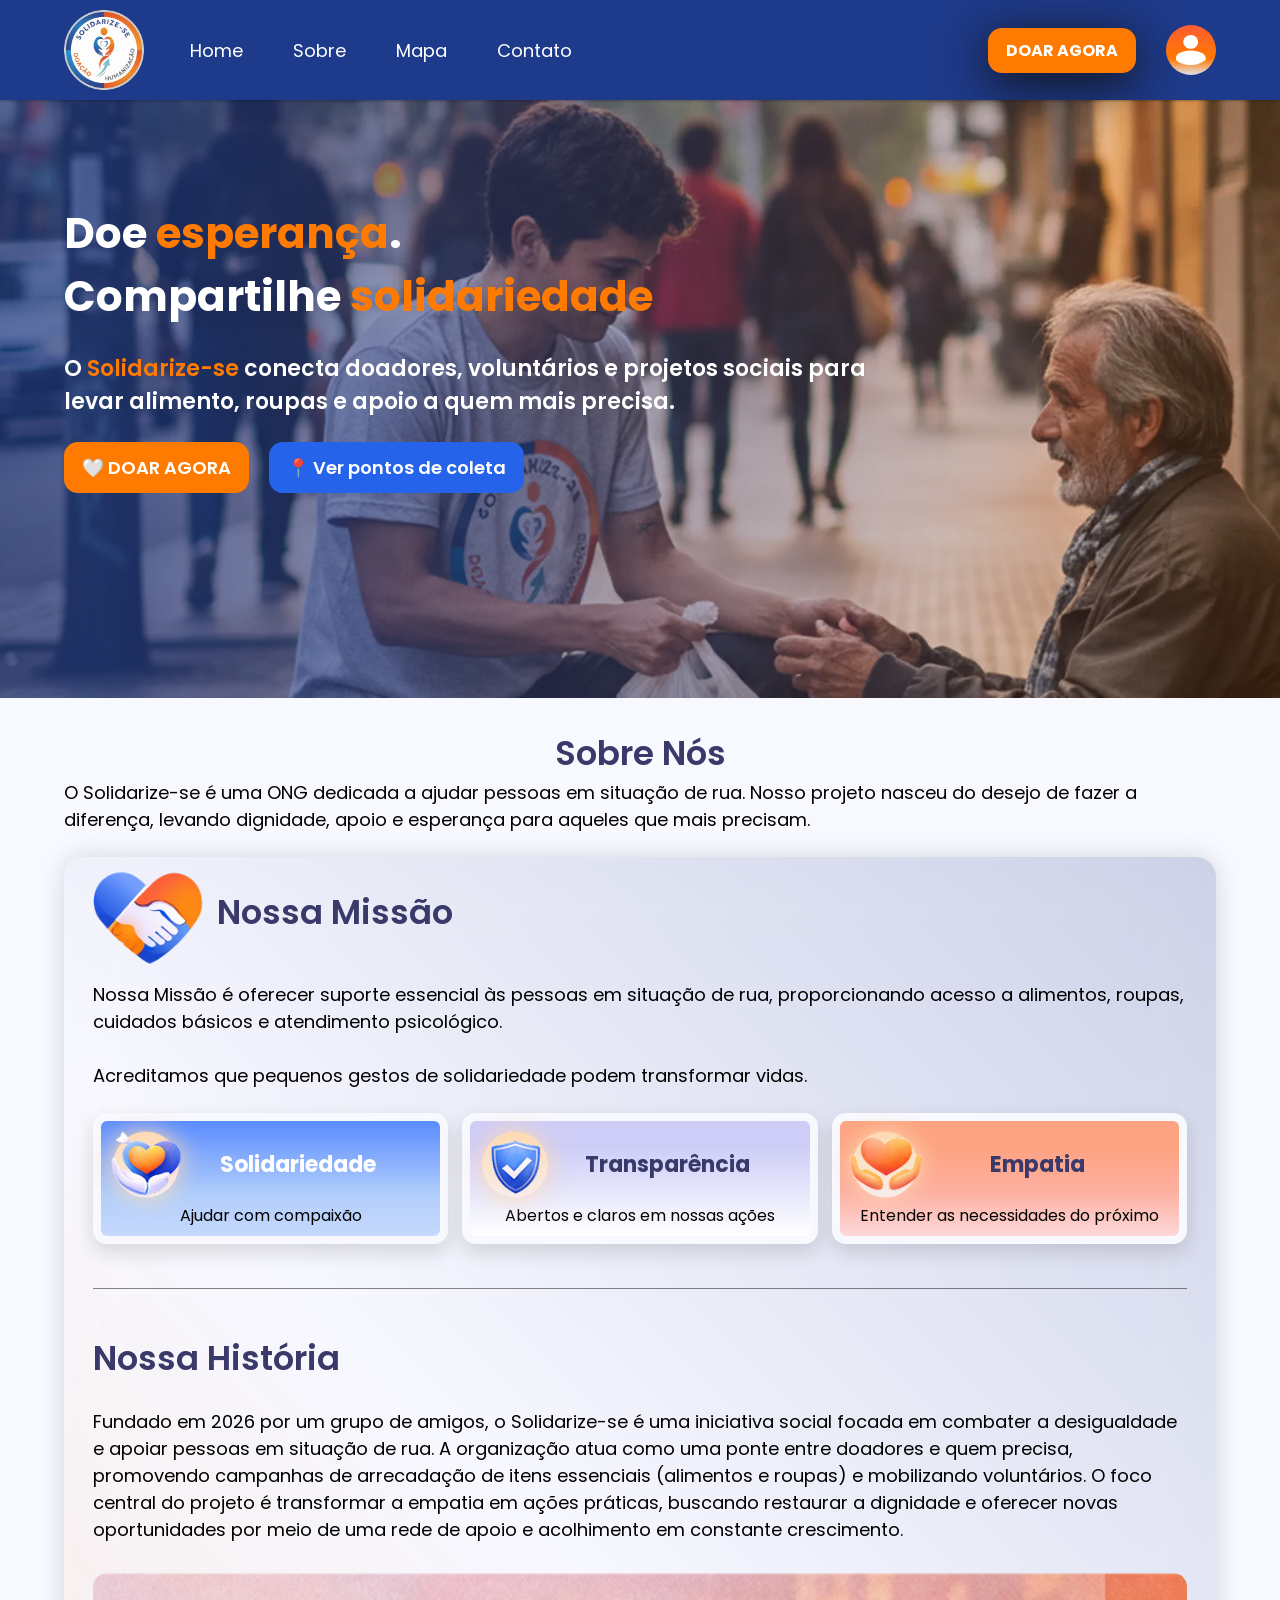
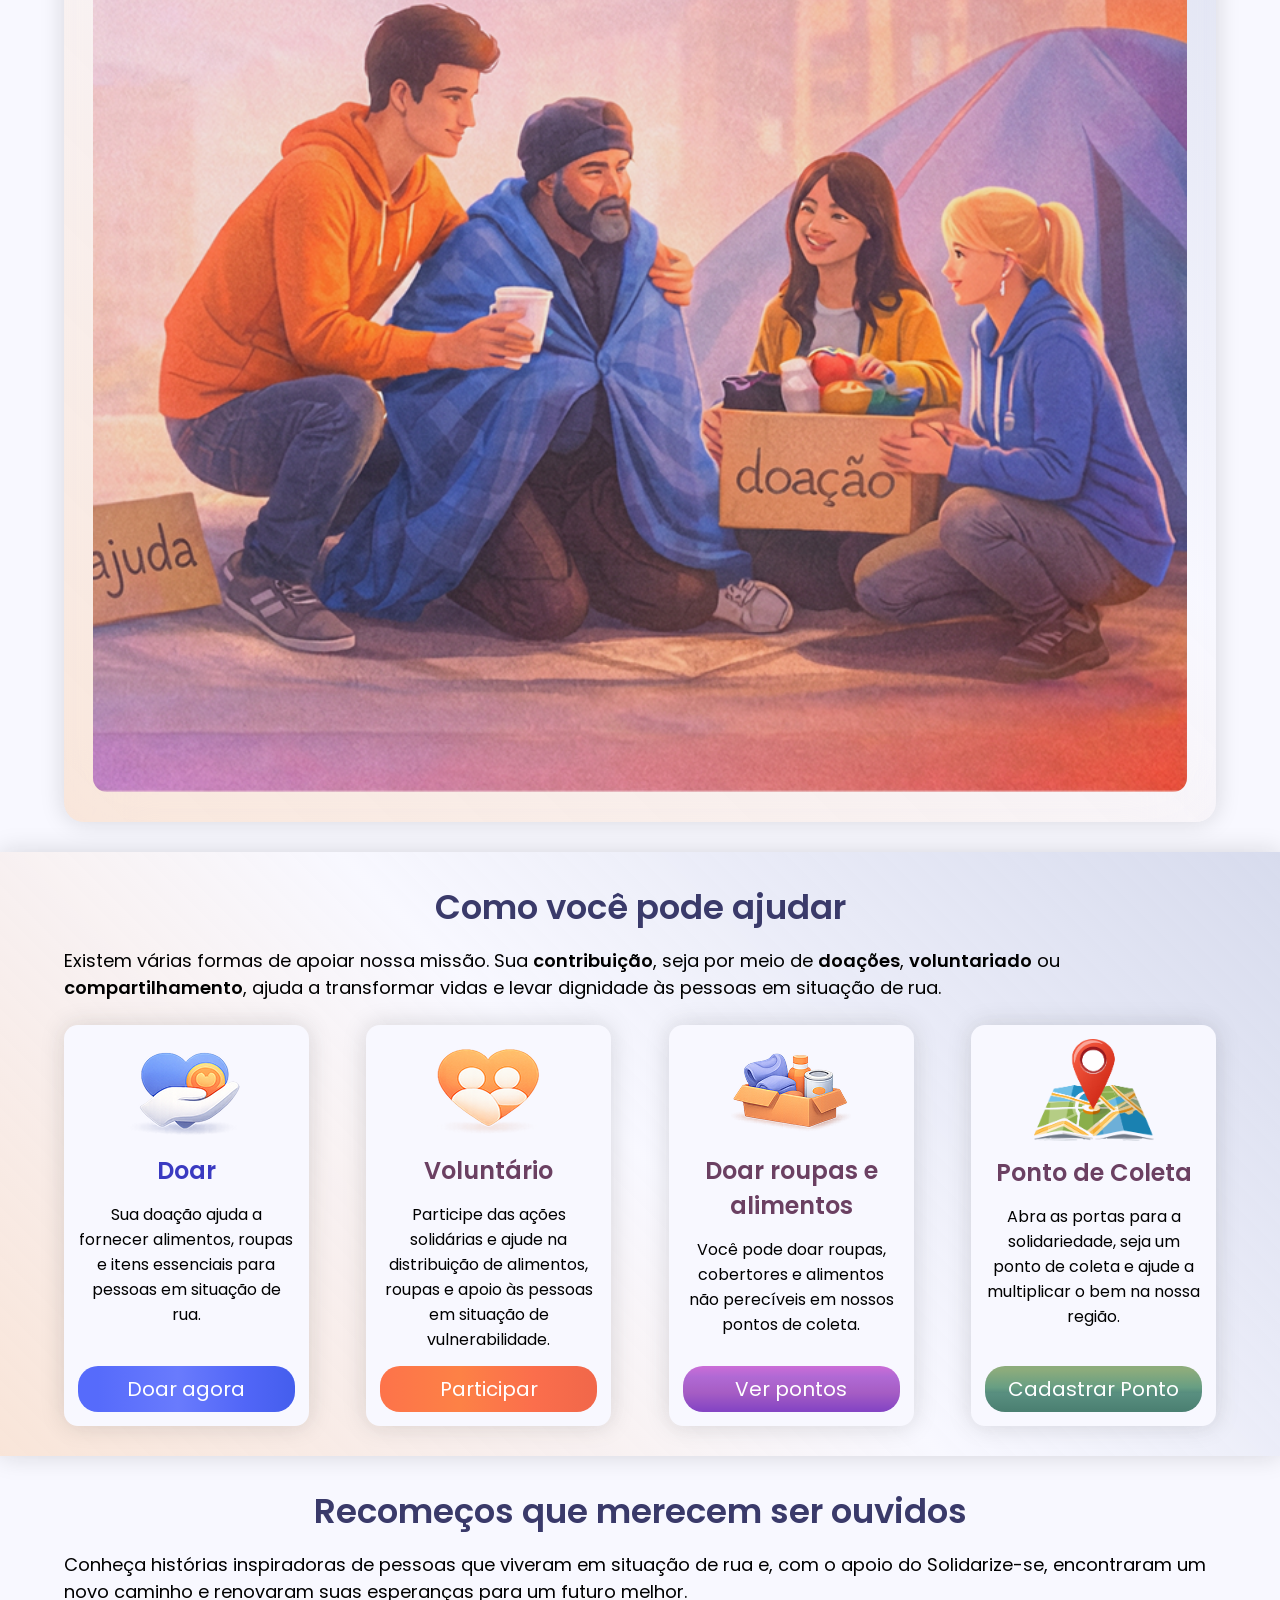
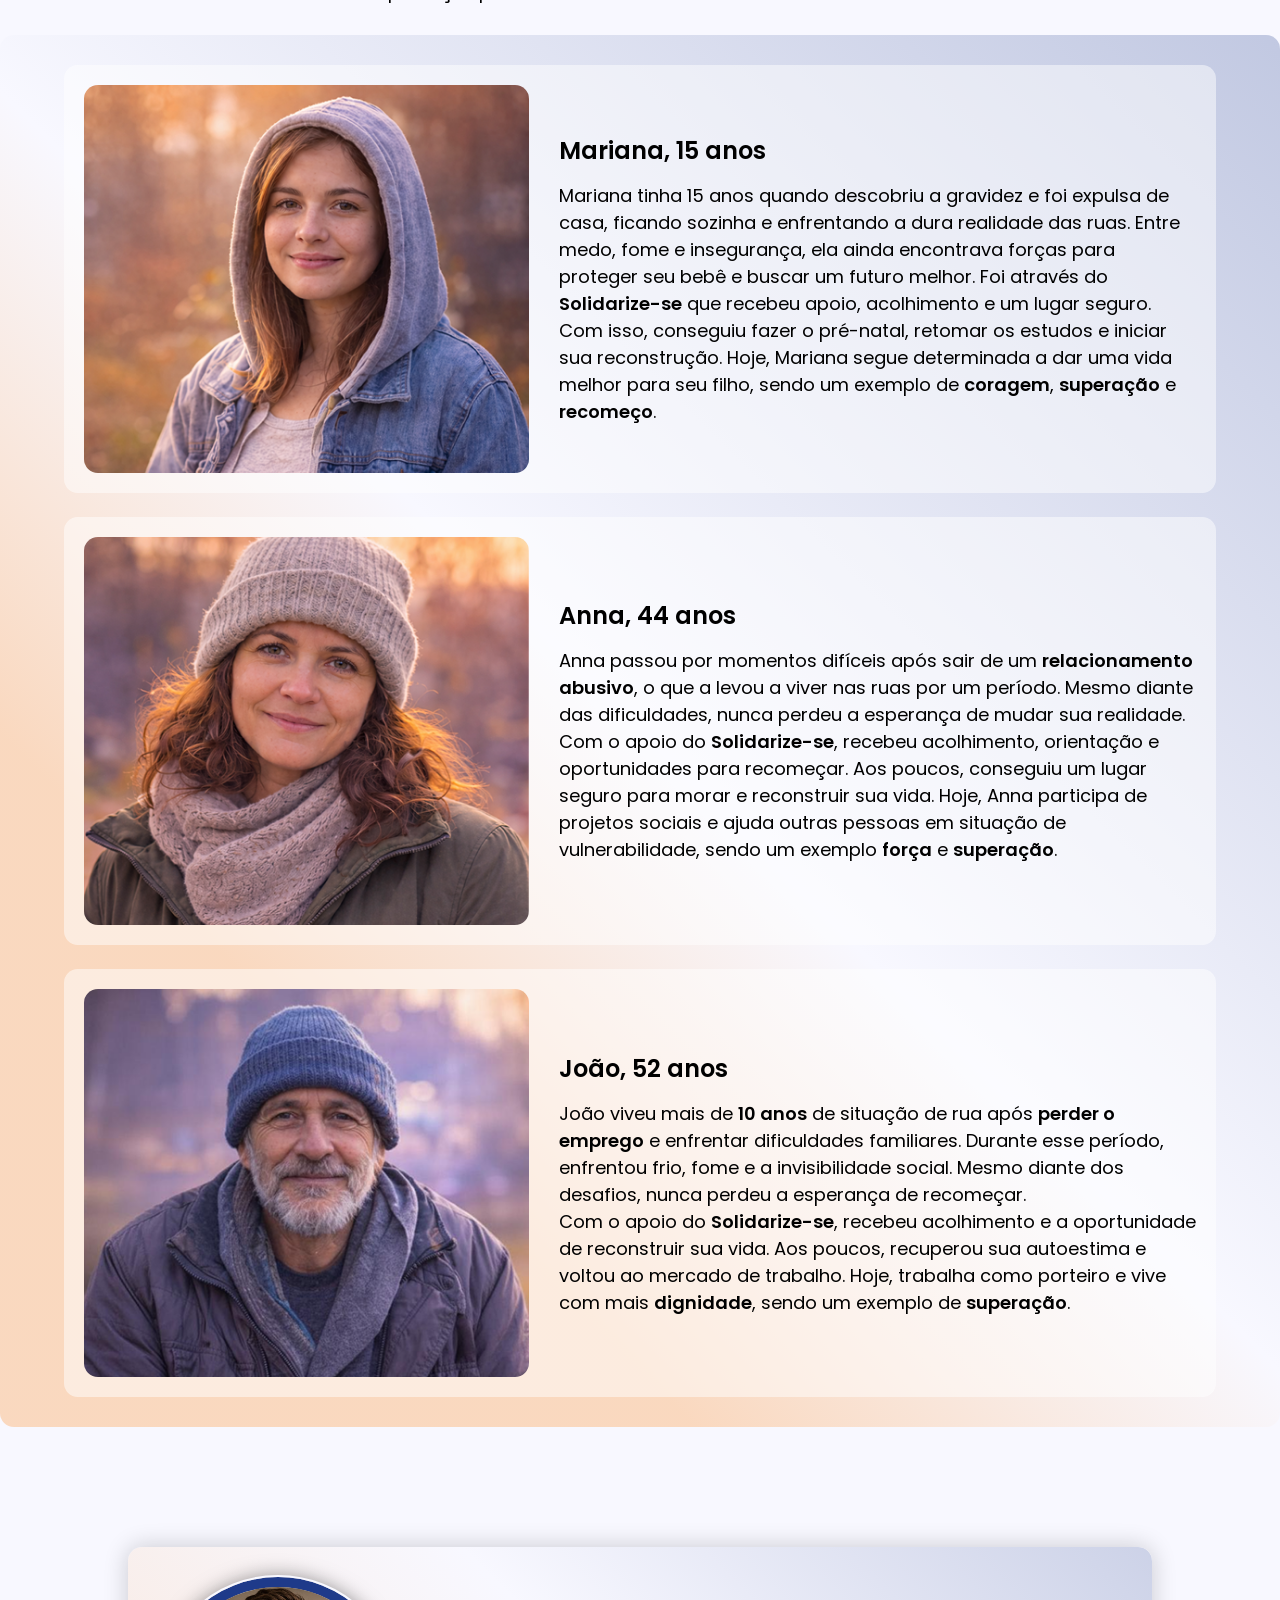
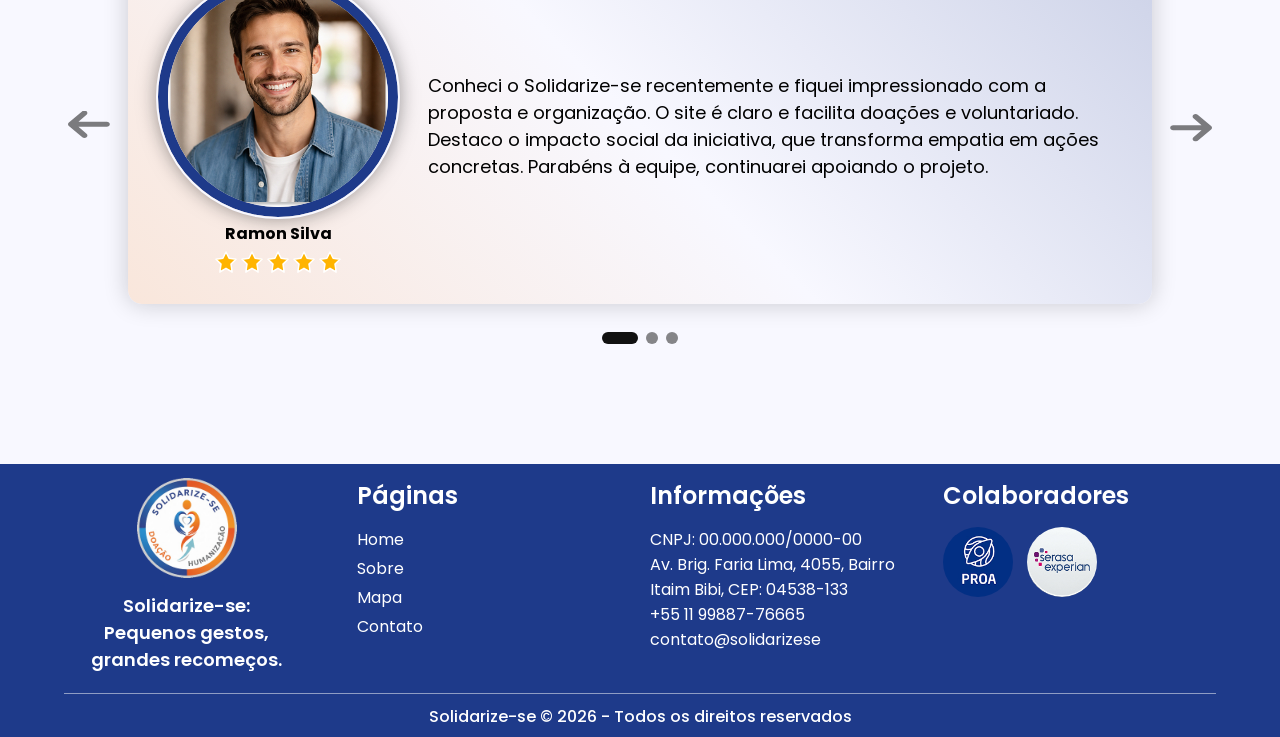
<file: index.html>
<!DOCTYPE html>
<html lang="pt-br">

<head>
    <meta charset="UTF-8">
    <meta name="viewport" content="width=device-width, initial-scale=1.0">

    <link rel="stylesheet" href="./telas_Matheus_Junior/css/style.css" type="text/css">
    <link rel="shortcut icon" href="./telas_Matheus_Junior/assets/icons/favicon.ico" type="image/x-icon">

    <meta name="author" content="Jéssica Santos">
    <meta name="author" content="Jhenifer Rayssa">
    <meta name="author" content="Matheus Júnior">
    <meta name="author" content="Matheus Matos">
    <meta name="author" content="Rafael Rocha">
    <meta name="author" content="Samuel Sousa">
    <meta name="author" content="Stephanie Almeida">
    <meta name="author" content="Yasmim Vale">

    <script src="./telas_Matheus_Junior/src/script.js" defer></script>

    <title>Solidarize-se | Home</title>
</head>

<body>

    <!--Acessibilidade Geral-->
    <script>
        (function (d) {
            var s = d.createElement("script");
            s.setAttribute("data-account", "yI0rffa6gk");
            s.setAttribute("src", "https://cdn.userway.org/widget.js");
            (d.body || d.head).appendChild(s);

            var style = d.createElement("style");
            style.innerHTML = `.uw-sl, .uwy div {top: 95% !important;} .ulsti, .uiiw {background-color: #FF7A00 !important; border-radius: 50% !important}`
            d.head.appendChild(style)

        })(document)
    </script>


    <!--Estruturação Principal-->

    <!--Header-->
    <header class="header">

        <!--Header - Menu Lateral-->

        <div class="sideMenu" id="sideMenu">
            <div class="leftSideMenu">
                <div class="exitButtonDiv">
                    <div>
                        <img src="./telas_Matheus_Junior/assets/images/Solidarize-Se-Logo.png" alt="Logo - Solidarize-se">
                    </div>

                    <button id="closeMenuBtn" title="Fechar menu" aria-label="Fechar menu">
                        <img src="./telas_Matheus_Junior/assets/icons/CloseMenuIcon.svg" alt="Ícone em X para fechar menu">
                    </button>
                </div>

                <nav class="navBar">
                    <ul class="pagePaths">
                        <li><a href="">Home</a></li>
                        <li><a href="#aboutSection">Sobre</a></li>
                        <li><a href="./telas_Matheus_Matos/pontos_De_Coleta/index.html">Mapa</a></li>
                        <li><a href="#footer">Contato</a></li>
                    </ul>

                    <div class="userOptions">
                        <a href="#" class="doarBtn">Doar Agora</a>
                        <button class="userBtn" aria-label="Ver meu perfil" title="Ver meu perfil">
                            <img src="./telas_Matheus_Junior/assets/icons/UserIcon.svg" alt="Imagem do Usuário">
                        </button>
                    </div>
                </nav>
            </div>

            <div class="rightSideMenu" id="overlay"></div>
        </div>

        <!--Header - Itens Principais-->

        <img src="./telas_Matheus_Junior/assets/images/Solidarize-Se-Logo.png" alt="Logo - Solidarize-Se">

        <div class="navOptions">
            <nav>
                <ul>
                    <li><a href="">Home</a></li>
                    <li><a href="#aboutSection">Sobre</a></li>
                    <li><a href="./telas_Matheus_Matos/pontos_De_Coleta/index.html">Mapa</a></li>
                    <li><a href="#footer">Contato</a></li>
                </ul>
            </nav>
        </div>

        <div class="rightSide">
            <a href="./telas_Samuel_Sousa/login_Cadastro_Doações/index.html?screen=donation" class="doarBtn">Doar Agora</a>
            <button class="userBtn" aria-label="Ver meu perfil" id="userBtn" title="Ver meu perfil">
                <img src="./telas_Matheus_Junior/assets/icons/UserIcon.svg" alt="Imagem do Usuário">
            </button>

            <button class="burgerMenu" id="openMenuBtn" aria-label="Abrir menu lateral">
                <img src="./telas_Matheus_Junior/assets/icons/BurgerMenuIcon.svg" alt="Ícone do Menu Hambúrguer">
            </button>
        </div>

        <div class="userModal">
            <ul>
                <li>
                    <a href="#"><img src="./telas_Matheus_Junior/assets/icons/UserIcon.svg" alt="Imagem do Usuário">Meu perfil</a>
                </li>
                <hr>
                <!-- <li>
                    <a href="#"><img src="./assets/icons/GiftIcon.svg" alt="Ícone de doações">Minhas doações</a>
                </li> -->
                <hr>
                <li>
                    <a href="./telas_Rafael_Rocha/seja_Um_Voluntariado/index.html"><img src="./telas_Matheus_Junior/assets/icons/HandshakesIcon.svg" alt="Ícone de voluntariado">Voluntariado</a>
                </li>
                <hr>
                <!-- <li>
                    <a href="#"><img src="./assets/icons/SettingsIcon.svg" alt="Ícone de configurações">Configurações</a>
                </li> -->
                <hr>
                <!-- <li>
                    <a href="#"><img src="./assets/icons/QuestionIcon.svg" alt="Ícone de ajuda ou suporte">Ajuda / Suporte</a>
                </li> -->
                <hr>
                <li>
                    <a href="./telas_Samuel_Sousa/login_Cadastro_Doações/index.html"><img src="./telas_Matheus_Junior/assets/icons/ExitIcon.svg" alt="Ícone de sair da conta">Sair da conta</a>
                </li>
            </ul>
        </div>
    </header>

    <main>

        <!--Seção 1 - Principal-->

        <section id="mainSection">
            <div class="leftSide">
                <h1>
                    Doe <span class="colouredText">esperança</span>. <br>
                    Compartilhe <span class="colouredText">solidariedade</span>
                </h1>

                <h3>O <span class="colouredText">Solidarize-se</span> conecta doadores, voluntários e projetos sociais
                    para levar alimento, roupas e apoio a quem mais precisa.</h3>

                <div>
                    <a href="./telas_Samuel_Sousa/login_Cadastro_Doações/index.html?screen=donation" class="doarBtn">🤍 DOAR AGORA</a>
                    <a href="/telas_Matheus_Matos/pontos_De_Coleta/index.html" class="coletaBtn">📍 Ver pontos de coleta</a>
                </div>
            </div>
        </section>

        <!--Seção 2 - Sobre Nós-->

        <section id="aboutSection">
            <div class="topAbout">
                <h2>Sobre Nós</h2>
                <p>
                    O Solidarize-se é uma ONG dedicada a ajudar pessoas em situação de rua.
                    Nosso projeto nasceu do desejo de fazer a diferença, levando dignidade, apoio e esperança para aqueles que mais precisam.
                </p>
            </div>

            <div class="ourMission">
                <div class="title">
                    <img src="./telas_Matheus_Junior/assets/images/MissaoImg.png" alt="Imagem de cumprimento entre duas mãos em formato de coração">
                    <h2>Nossa Missão</h2>
                </div>

                <div class="missionContent">
                    <p>
                        Nossa Missão é oferecer suporte essencial às pessoas em situação de rua, proporcionando acesso a alimentos, roupas, cuidados básicos e atendimento psicológico.<br /><br />
                        Acreditamos que pequenos gestos de solidariedade podem transformar vidas.
                    </p>

                    <div class="valuesDiv">
                        <div class="solidariedade valuesBox">
                            <img src="./telas_Matheus_Junior/assets/images/SolidariedadeImg.png" alt="Ícone de Solidariedade" class="img">
                            <h4 class="title">Solidariedade</h4>
                            <span class="text">Ajudar com compaixão</span>
                        </div>
                        <div class="transparencia valuesBox">
                            <img src="./telas_Matheus_Junior/assets/images/TransparenciaImg.png" alt="Ícone de Transparência" class="img">
                            <h4 class="title">Transparência</h4>
                            <span class="text">Abertos e claros em nossas ações</span>
                        </div>
                        <div class="empatia valuesBox">
                            <img src="./telas_Matheus_Junior/assets/images/EmpatiaImg.png" alt="Ícone de Empatia" class="img">
                            <h4 class="title">Empatia</h4>
                            <span class="text">Entender as necessidades do próximo</span>
                        </div>
                    </div>
                </div>

                <hr>

                <div class="ourStory">
                    <div class="leftSide">
                        <h2>Nossa História</h2>
                        <p>
                            Fundado em 2026 por um grupo de amigos, o Solidarize-se é uma iniciativa social focada em combater a desigualdade e apoiar pessoas em situação de rua.
                            A organização atua como uma ponte entre doadores e quem precisa, promovendo campanhas de arrecadação de itens essenciais (alimentos e roupas) e mobilizando voluntários.
                            O foco central do projeto é transformar a empatia em ações práticas, buscando restaurar a dignidade e oferecer novas oportunidades por meio de uma rede de apoio e acolhimento em constante crescimento.
                        </p>
                    </div>
                    <div class="rightSide">
                        <img src="./telas_Matheus_Junior/assets/images/OurStoryImg.png" alt="Imagem estilizada representando voluntários ajudando um morador de rua">
                    </div>
                </div>
            </div>
        </section>

        <!--Seção 3 - Como Você Pode Ajudar-->

        <section id="supportSection">
            <div class="topSupport">
                <h2>Como você pode ajudar</h2>
                <p>
                    Existem várias formas de apoiar nossa missão. Sua <span>contribuição</span>, seja por meio de <span>doações</span>, <span>voluntariado</span> ou <span>compartilhamento</span>, ajuda a transformar vidas e levar dignidade às pessoas em situação de rua.
                </p>
            </div>

            <div class="supportDiv">
                <div class="doar supportBox">
                    <img src="./telas_Matheus_Junior/assets/images/DoarImg.png" alt="Ícone de doação">
                    <h4>Doar</h4>
                    <span>Sua doação ajuda a fornecer alimentos, roupas e itens essenciais para pessoas em situação de rua.</span>
                    <a href="./telas_Samuel_Sousa/login_Cadastro_Doações/index.html?screen=donation">Doar agora</a>
                </div>
                <div class="voluntario supportBox">
                    <img src="./telas_Matheus_Junior/assets/images/VoluntarioImg.png" alt="Ícone de voluntário">
                    <h4>Voluntário</h4>
                    <span>Participe das ações solidárias e ajude na distribuição de alimentos, roupas e apoio às pessoas em situação de vulnerabilidade.</span>
                    <a href="./telas_Rafael_Rocha/seja_Um_Voluntariado/index.html">Participar</a>
                </div>
                <div class="roupasAlimentos supportBox">
                    <img src="./telas_Matheus_Junior/assets/images/RoupasAlimentosImg.png" alt="Ícone de doação de roupas e alimentos">
                    <h4>Doar roupas e alimentos</h4>
                    <span>Você pode doar roupas, cobertores e alimentos não perecíveis em nossos pontos de coleta.</span>
                    <a href="./telas_Matheus_Matos/pontos_De_Coleta/index.html">Ver pontos</a>
                </div>
                <div class="cPonto supportBox">
                    <img src="./telas_Matheus_Junior/assets/images/PontoImg.png" alt="Ícone de localização">
                    <h4>Ponto de Coleta</h4>
                    <span>Abra as portas para a solidariedade, seja um ponto de coleta e ajude a multiplicar o bem na nossa região.</span>
                    <a href="/telas_Matheus_Matos/cadastro_Ponto_de_coleta/index.html">Cadastrar Ponto</a>
                </div>
            </div>
        </section>

        <!--Seção 4 - História dos Moradores-->

        <section id="realStoriesSection">
            <div class="topStories">
                <h2>Recomeços que merecem ser ouvidos</h2>
                <p>Conheça histórias inspiradoras de pessoas que viveram em situação de rua e, com o apoio do Solidarize-se, encontraram um novo caminho e renovaram suas esperanças para um futuro melhor.</p>
            </div>
            <div class="mainStoriesDiv">
                <div class="mainStoriesBox">
                    <img src="./telas_Matheus_Junior/assets/images/MarianaImg.png" alt="Imagem representando a Mariana" class="img">
                    <div class="content">
                        <h4>Mariana, 15 anos</h4>
                        <p>
                            Mariana tinha 15 anos quando descobriu a gravidez e foi expulsa de casa, ficando sozinha e enfrentando a dura realidade das ruas.
                            Entre medo, fome e insegurança, ela ainda encontrava forças para proteger seu bebê e buscar um futuro melhor.
                            Foi através do <span>Solidarize-se</span> que recebeu apoio, acolhimento e um lugar seguro.
                            Com isso, conseguiu fazer o pré-natal, retomar os estudos e iniciar sua reconstrução.
                            Hoje, Mariana segue determinada a dar uma vida melhor para seu filho, sendo um exemplo de <span>coragem</span>, <span>superação</span> e <span>recomeço</span>.
                        </p>
                    </div>
                </div>
                <div class="mainStoriesBox">
                    <img src="./telas_Matheus_Junior/assets/images/AnnaImg.png" alt="Imagem representando a Anna" class="img">
                    <div class="content">
                        <h4>Anna, 44 anos</h4>
                        <p>
                            Anna passou por momentos difíceis após sair de um <span>relacionamento abusivo</span>, o que a levou a viver nas ruas por um período. Mesmo diante das dificuldades, nunca perdeu a esperança de mudar sua realidade. <br>
                            Com o apoio do <span>Solidarize-se</span>, recebeu acolhimento, orientação e oportunidades para recomeçar. Aos poucos, conseguiu um lugar seguro para morar e reconstruir sua vida.
                            Hoje, Anna participa de projetos sociais e ajuda outras pessoas em situação de vulnerabilidade, sendo um exemplo <span>força</span> e <span>superação</span>.
                        </p>
                    </div>
                </div>
                <div class="mainStoriesBox">
                    <img src="./telas_Matheus_Junior/assets/images/JoaoImg.png" alt="Imagem representando o João" class="img">
                    <div class="content">
                        <h4>João, 52 anos</h4>
                        <p>
                            João viveu mais de <span>10 anos</span> de situação de rua após <span>perder o emprego</span> e enfrentar dificuldades familiares.
                            Durante esse período, enfrentou frio, fome e a invisibilidade social.
                            Mesmo diante dos desafios, nunca perdeu a esperança de recomeçar. <br>
                            Com o apoio do <span>Solidarize-se</span>, recebeu acolhimento e a oportunidade de reconstruir sua vida.
                            Aos poucos, recuperou sua autoestima e voltou ao mercado de trabalho.
                            Hoje, trabalha como porteiro e vive com mais <span>dignidade</span>, sendo um exemplo de <span>superação</span>.
                        </p>
                    </div>
                </div>
            </div>
        </section>

        <!--Seção 5 - Feddback dos Usuários-->
        <section id="feedbackSection">
            <div class="carouselWrapper">

                <button class="arrow left" aria-label="Slide anterior" title="Slide anterior">
                    <img src="./telas_Matheus_Junior/assets/icons/ArrowIcon.svg" alt="Ícone de seta para a esquerda">
                </button>

                <div class="carouselContainer">
                    <div class="carouselTrack">

                        <div class="carouselBox">
                            <div class="userInfo">
                                <img src="./telas_Matheus_Junior/assets/images/RamonSilvaImg.jpg" alt="Imagem de Ramon Silva">
                                <h4>Ramon Silva</h4>
                                <div class="stars" data-rating="5"></div>
                            </div>
                            <div class="userText">
                                <p>
                                    Conheci o Solidarize-se recentemente e fiquei impressionado com a proposta e organização.
                                    O site é claro e facilita doações e voluntariado. Destaco o impacto social da iniciativa, que transforma empatia em ações concretas.
                                    Parabéns à equipe, continuarei apoiando o projeto.
                                </p>
                            </div>
                        </div>

                        <div class="carouselBox">
                            <div class="userInfo">
                                <img src="./telas_Matheus_Junior/assets/images/FernandaMatosImg.jpg" alt="Imagem de Fernanda Matos">
                                <h4>Fernanda Matos</h4>
                                <div class="stars" data-rating="5"></div>
                            </div>
                            <div class="userText">
                                <p>
                                    Descobri o Solidarize-se através de uma amiga e fiquei encantada com a facilidade de uso da plataforma.
                                    É inspirador ver como pequenas ações podem gerar grandes mudanças na vida de tantas pessoas.
                                    A organização do site transmite confiança e torna todo o processo muito simples.
                                    Com certeza continuarei contribuindo e incentivando outras pessoas a participarem.
                                </p>
                            </div>
                        </div>

                        <div class="carouselBox">
                            <div class="userInfo">
                                <img src="./telas_Matheus_Junior/assets/images/RogerioLealImg.jpg" alt="Imagem de Rogério Leal">
                                <h4>Rogério Leal</h4>
                                <div class="stars" data-rating="5"></div>
                            </div>
                            <div class="userText">
                                <p>
                                    Utilizo o Solidarize-se há algum tempo e posso dizer que a experiência tem sido extremamente positiva.
                                    A plataforma conecta pessoas que realmente querem ajudar com causas que fazem a diferença.
                                    Gosto muito da transparência e da praticidade oferecida em cada etapa.
                                    É gratificante saber que, com poucos cliques, posso contribuir para algo maior.
                                </p>
                            </div>
                        </div>
                    </div>
                </div>

                <button class="arrow right" aria-label="Próximo slide" title="Próximo Slide">
                    <img src="./telas_Matheus_Junior/assets/icons/ArrowIcon.svg" alt="Ícone de seta para a direita">
                </button>

                <div class="indicators"></div>
            </div>
        </section>
    </main>

    <!--Footer-->
    <footer class="footer" id="footer">
        <nav>
            <div class="logo">
                <img src="./telas_Matheus_Junior/assets/images/Solidarize-Se-Logo.png" alt="Logo - Solidarize-Se">
                <h4>Solidarize-se: <br> Pequenos gestos, grandes recomeços.</h4>
            </div>
            <div class="pages">
                <h3>Páginas</h3>
                <ul>
                    <li><a href="">Home</a></li>
                    <li><a href="#aboutSection">Sobre</a></li>
                    <li><a href="./telas_Matheus_Matos/pontos_De_Coleta/index.html">Mapa</a></li>
                    <li><a href="#footer">Contato</a></li>
                </ul>
            </div>
            <div class="info">
                <h3>Informações</h3>
                <div class="infoDiv">
                    <p>CNPJ: 00.000.000/0000-00</p>
                    <p>Av. Brig. Faria Lima, 4055, Bairro Itaim Bibi, CEP: 04538-133</p>
                    <p>+55 11 99887-76665 <br> contato@solidarizese</p>
                </div>
            </div>
            <div class="partners">
                <h3>Colaboradores</h3>
                <div class="partnersDiv">
                    <a href="https://www.proa.org.br/" target="_blank">
                        <img src="./telas_Matheus_Junior/assets/images/ProaImg.jpg" alt="Logo do Instituto PROA">
                    </a>
                    <a href="https://www.serasaexperian.com.br/transforme-se/" target="_blank">
                        <img src="./telas_Matheus_Junior/assets/images/SerasaImg.jpg" alt="Logo do Serasa">
                    </a>
                </div>
            </div>
        </nav>
        <hr>
        <h5>Solidarize-se © 2026 - Todos os direitos reservados</h5>
    </footer>
</body>

</html>
</file>
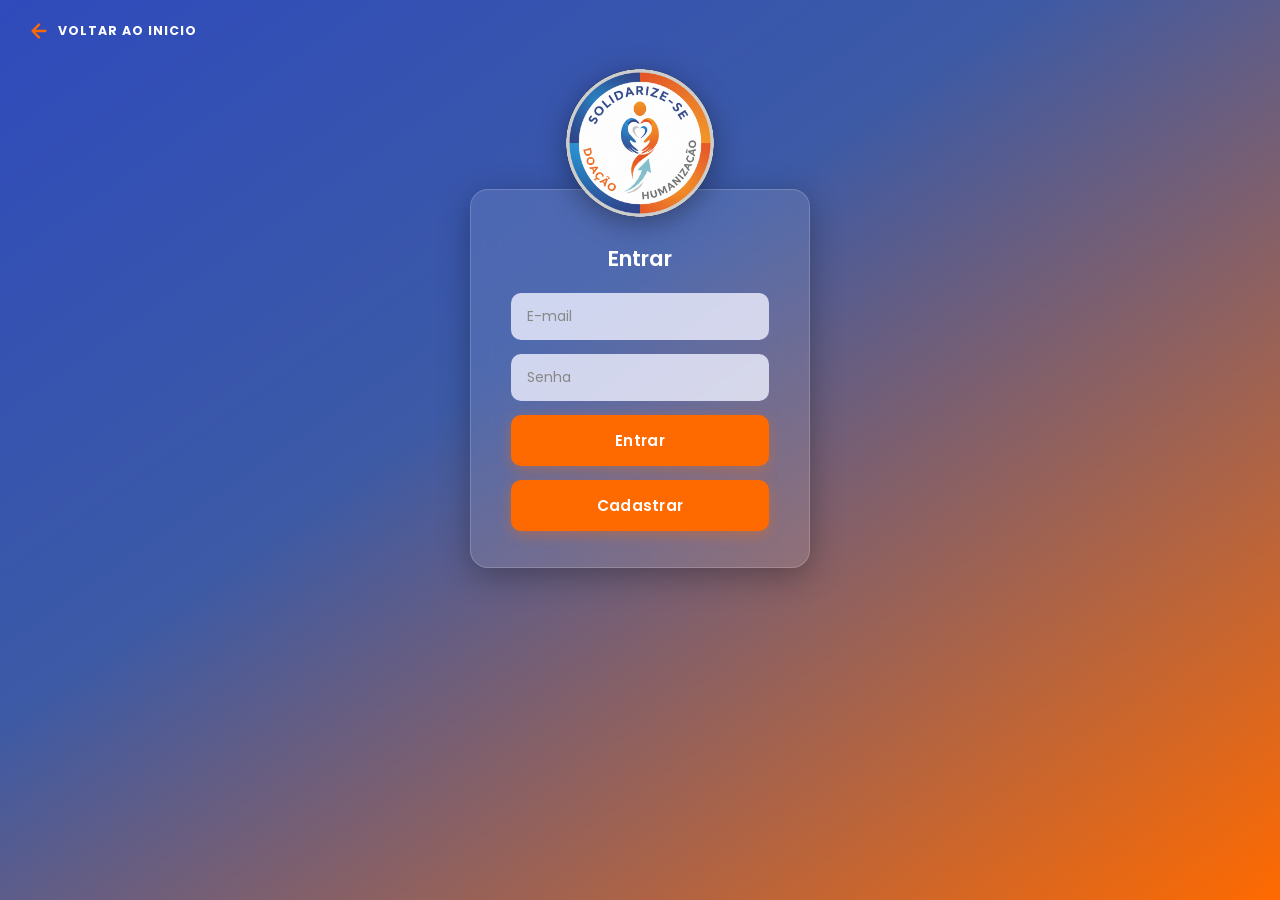
<file: telas_Samuel_Sousa/login_Cadastro_Doações/index.html>
<!DOCTYPE html>
<html lang="pt-BR">

<head>
  <meta charset="UTF-8" />
  <meta name="viewport" content="width=device-width, initial-scale=1.0" />
  <title>Solidarize-se</title>
  <link rel="stylesheet" href="./css/style.css" />
  <!-- Google Fonts -->
  <link href="https://fonts.googleapis.com/css2?family=Poppins:wght@400;500;600;700&display=swap" rel="stylesheet" />
  <!-- Material Symbols para ícones -->
  <link
    href="https://fonts.googleapis.com/css2?family=Material+Symbols+Outlined:opsz,wght,FILL,GRAD@20..48,100..700,0..1,-50..200"
    rel="stylesheet" />
</head>

<body>

  <!-- ===================== TELA: LOGIN ===================== -->
  <div id="screen-login" class="screen active">
    <header class="top-nav">
      <a href="/index.html">
        <button class="back-btn">
          <svg class="arrow-icon" viewBox="0 0 24 24" fill="none" xmlns="http://www.w3.org/2000/svg">
            <path d="M19 12H5M5 12L12 19M5 12L12 5" stroke="currentColor" stroke-width="2.5" stroke-linecap="round"
              stroke-linejoin="round" />
          </svg>
          <span>VOLTAR AO INICIO</span>
        </button>
      </a>
    </header>

    <main class="screen-content">
      <!-- Logo -->
      <div class="logo-wrap">
        <img src="./img/logo.jpeg" alt="Solidarize-se" class="logo-img" />
      </div>

      <!-- Card Login -->
      <div class="card login-card">
        <h2 class="card-title">Entrar</h2>

        <div class="input-wrap">
          <input type="email" placeholder="E-mail" class="input-field" id="login-email" />
        </div>
        <div class="input-wrap">
          <input type="password" placeholder="Senha" class="input-field" id="login-senha" />
        </div>

        <a href="/index.html">
          <button class="btn-orange">Entrar</button>
        </a>
        <button class="btn-orange" onclick="showScreen('screen-cadastro')">Cadastrar</button>
      </div>
    </main>
  </div>

  <!-- ===================== TELA: CADASTRO ===================== -->
  <form action="/index.html">
    <div id="screen-cadastro" class="screen">
      <header class="top-nav">
        <button class="back-btn" onclick="showScreen('screen-login')">
          <svg class="arrow-icon" viewBox="0 0 24 24" fill="none" xmlns="http://www.w3.org/2000/svg">
            <path d="M19 12H5M5 12L12 19M5 12L12 5" stroke="currentColor" stroke-width="2.5" stroke-linecap="round"
              stroke-linejoin="round" />
          </svg>
          <span>VOLTAR AO INICIO</span>
        </button>
      </header>

      <main class="screen-content">
        <div class="logo-wrap logo-wrap--cadastro">
          <img src="./img/logo.jpeg" alt="Solidarize-se" class="logo-img" />
        </div>

        <div class="card cadastro-card">
          <h2 class="card-title">Cadastro</h2>

          <div class="input-wrap">
            <input type="email" placeholder="E-mail" class="input-field" />
          </div>
          <div class="input-wrap">
            <input type="password" placeholder="Senha" class="input-field" />
          </div>
          <div class="input-wrap">
            <input type="password" placeholder="Repetir Senha" class="input-field" />
          </div>

          <div class="termos">
            <input type="checkbox" required>
            <label class="termos">Li e estou de acordo com as
              <a href="/telas_Matheus_Matos/politica_De_Segurança/index.html"><span>Politica de Segurança</span></a>
            </label>
          </div>

          <button class="btn-orange">Entrar</button>
        </div>
      </main>
    </div>
  </form>

  <!-- ===================== TELA: DOAÇÃO ===================== -->
  <div id="screen-donation" class="screen">
    <header class="top-nav">
      <a href="/index.html">
        <button class="back-btn" onclick="showScreen('screen-login')">
          <svg class="arrow-icon" viewBox="0 0 24 24" fill="none" xmlns="http://www.w3.org/2000/svg">
            <path d="M19 12H5M5 12L12 19M5 12L12 5" stroke="currentColor" stroke-width="2.5" stroke-linecap="round"
              stroke-linejoin="round" />
          </svg>
          <span>VOLTAR AO INICIO</span>
        </button>
      </a>
    </header>

    <main class="screen-content screen-content--donation">
      <div class="donation-header">
        <h1 class="donation-title">Quero Fazer Uma Doação</h1>
        <p class="donation-subtitle">Sua solidariedade transforma vidas ❤️</p>
        <p class="donation-desc">
          Nosso projeto apoia pessoas em situação de rua com alimentação,<br />
          vestuário e apoio humano. Sua contribuição faz a diferença.
        </p>
      </div>

      <!-- Tabs tipo de doação -->
      <div class="donation-type-card">
        <p class="type-label">Escolha o tipo de doação</p>
        <div class="type-tabs">
          <label class="type-tab active" id="tab-dinheiro">
            <input type="radio" name="tipo-doacao" value="dinheiro" checked onchange="switchTab('dinheiro')" />
            <span class="radio-circle"></span>
            Dinheiro
          </label>
          <label class="type-tab" id="tab-alimentos">
            <input type="radio" name="tipo-doacao" value="alimentos" onchange="switchTab('alimentos')" />
            <span class="radio-circle"></span>
            Alimentos
          </label>
          <label class="type-tab" id="tab-roupas">
            <input type="radio" name="tipo-doacao" value="roupas" onchange="switchTab('roupas')" />
            <span class="radio-circle"></span>
            Roupas
          </label>
        </div>

        <!-- ---- FORMULÁRIO: DINHEIRO ---- -->
        <div id="form-dinheiro" class="donation-form active-form">
          <div class="input-wrap icon-input">
            <span class="material-symbols-outlined input-icon">person</span>
            <input type="text" placeholder="Nome Completo" class="input-field" />
          </div>
          <div class="input-wrap icon-input">
            <span class="material-symbols-outlined input-icon">badge</span>
            <input type="text" placeholder="RG" class="input-field" />
          </div>
          <div class="input-wrap icon-input">
            <span class="material-symbols-outlined input-icon">toll</span>
            <input type="text" placeholder="CPF" class="input-field" />
          </div>
          <div class="input-wrap icon-input">
            <span class="material-symbols-outlined input-icon">mail</span>
            <input type="email" placeholder="E-mail" class="input-field" />
          </div>
          <div class="input-wrap icon-input">
            <span class="material-symbols-outlined input-icon">call</span>
            <input type="tel" placeholder="Telefone (Whatsapp)" class="input-field" required/>
          </div>

          <!-- Valor + PIX -->
          <div class="payment-row">
            <div class="select-wrap" id="valor-select-wrap">
              <div class="custom-select" id="custom-select" onclick="toggleDropdown()">
                <span id="select-label">Selecione o valor</span>
                <svg class="chevron" viewBox="0 0 24 24" fill="none">
                  <path d="M6 9L12 15L18 9" stroke="currentColor" stroke-width="2.5" stroke-linecap="round"
                    stroke-linejoin="round" />
                </svg>
              </div>
              <ul class="dropdown-list" id="dropdown-list">
                <li onclick="selectValor('R$10')">R$10</li>
                <li onclick="selectValor('R$25')">R$25</li>
                <li onclick="selectValor('R$50')">R$50</li>
                <li onclick="selectValor('R$100')">R$100</li>
                <li onclick="selectValor('R$200')">R$200</li>
                <li onclick="selectValor('Outro Valor')">Outro Valor</li>
              </ul>
            </div>

            <button class="pix-btn">
              <svg class="pix-icon" viewBox="0 0 40 40" xmlns="http://www.w3.org/2000/svg">
                <path d="M10 20L20 10L30 20L20 30Z" fill="#32BCAD" opacity="0.9" />
                <path d="M20 10L30 20L20 30" fill="none" stroke="#32BCAD" stroke-width="1" />
              </svg>
              PIX
              <svg class="chevron-right" viewBox="0 0 24 24" fill="none">
                <path d="M9 18L15 12L9 6" stroke="currentColor" stroke-width="2.5" stroke-linecap="round" />
              </svg>
            </button>
          </div>

          <!-- Campo "Outro Valor" oculto -->
          <div class="input-wrap" id="outro-valor-wrap" style="display:none; margin-top: 8px;">
            <input type="number" placeholder="Digite o valor (R$)" class="input-field" />
          </div>
        </div>

        <!-- ---- FORMULÁRIO: ALIMENTOS ---- -->
        <div id="form-alimentos" class="donation-form">
          <div class="input-wrap icon-input">
            <span class="material-symbols-outlined input-icon">person</span>
            <input type="text" placeholder="Nome Completo" class="input-field" />
          </div>
          <div class="input-wrap icon-input">
            <span class="material-symbols-outlined input-icon">mail</span>
            <input type="email" placeholder="E-mail" class="input-field" />
          </div>
          <div class="input-wrap icon-input">
            <span class="material-symbols-outlined input-icon">toll</span>
            <input type="text" placeholder="CPF" class="input-field" />
          </div>
          <div class="input-wrap icon-input">
            <span class="material-symbols-outlined input-icon">badge</span>
            <input type="text" placeholder="RG" class="input-field" />
          </div>
          <div class="input-wrap icon-input">
            <span class="material-symbols-outlined input-icon">call</span>
            <input type="tel" placeholder="Telefone (Whatsapp)" class="input-field" />
          </div>

          <p class="section-label">Escolha os itens e bens</p>

          <div class="address-grid">
            <div class="input-wrap icon-input">
              <span class="material-symbols-outlined input-icon">location_on</span>
              <input type="text" placeholder="Bairro" class="input-field" />
            </div>
            <div class="input-wrap icon-input">
              <span class="material-symbols-outlined input-icon">location_city</span>
              <input type="text" placeholder="Cidade" class="input-field" />
            </div>
            <div class="input-wrap icon-input">
              <span class="material-symbols-outlined input-icon">pin_drop</span>
              <input type="text" placeholder="CEP" class="input-field" />
            </div>
            <div class="input-wrap icon-input">
              <span class="material-symbols-outlined input-icon">map</span>
              <input type="text" placeholder="Estado" class="input-field" />
            </div>
          </div>

          <div class="input-wrap icon-input">
            <span class="material-symbols-outlined input-icon textarea-icon">list_alt</span>
            <textarea placeholder="O que gostaria de doar?" class="input-field textarea-field" rows="3"></textarea>
          </div>

          <!-- <label class="checkbox-wrap">
            <input type="checkbox" class="checkbox-input" />
            <span class="checkbox-box"></span>
            <span class="checkbox-label">Deseja que busquemos a doação no seu endereço?</span>
          </label> -->
        </div>

        <!-- ---- FORMULÁRIO: ROUPAS ---- -->
        <div id="form-roupas" class="donation-form">
          <div class="input-wrap icon-input">
            <span class="material-symbols-outlined input-icon">person</span>
            <input type="text" placeholder="Nome Completo" class="input-field" />
          </div>
          <div class="input-wrap icon-input">
            <span class="material-symbols-outlined input-icon">mail</span>
            <input type="email" placeholder="E-mail" class="input-field" />
          </div>
          <div class="input-wrap icon-input">
            <span class="material-symbols-outlined input-icon">call</span>
            <input type="tel" placeholder="Telefone (Whatsapp)" class="input-field" />
          </div>

          <p class="section-label">Escolha os itens e bens</p>
          <div class="address-grid">
            <div class="input-wrap icon-input">
              <span class="material-symbols-outlined input-icon">location_on</span>
              <input type="text" placeholder="Bairro" class="input-field" />
            </div>
            <div class="input-wrap icon-input">
              <span class="material-symbols-outlined input-icon">location_city</span>
              <input type="text" placeholder="Cidade" class="input-field" />
            </div>
            <div class="input-wrap icon-input">
              <span class="material-symbols-outlined input-icon">pin_drop</span>
              <input type="text" placeholder="CEP" class="input-field" />
            </div>
            <div class="input-wrap icon-input">
              <span class="material-symbols-outlined input-icon">map</span>
              <input type="text" placeholder="Estado" class="input-field" />
            </div>
          </div>

          <div class="input-wrap icon-input">
            <span class="material-symbols-outlined input-icon textarea-icon">list_alt</span>
            <textarea placeholder="O que gostaria de doar?" class="input-field textarea-field" rows="3"></textarea>
          </div>

          <!-- <label class="checkbox-wrap">
            <input type="checkbox" class="checkbox-input" />
            <span class="checkbox-box"></span>
            <span class="checkbox-label">Deseja que busquemos a doação no seu endereço?</span>
          </label> -->
        </div>
      </div><!-- /donation-type-card -->

      <a href="/telas_Matheus_Matos/Confirmacao_Doação/index.html">
        <button class="btn-orange btn-confirmar" onclick="confirmarDoacao()">Confirmar Doação</button>
      </a>
    </main>
  </div><!-- /screen-donation -->

  <!-- Toast de sucesso -->
  <div class="toast" id="toast">✅ Doação confirmada! Obrigado pela solidariedade.</div>

  <script src="./src/script.js"></script>
</body>

</html>
</file>
<file: telas_Matheus_Junior/css/style.css>
@import url('https://fonts.googleapis.com/css2?family=Poppins:ital,wght@0,100;0,200;0,300;0,400;0,500;0,600;0,700;0,800;0,900;1,100;1,200;1,300;1,400;1,500;1,600;1,700;1,800;1,900&display=swap');


* {
    padding: 0;
    margin: 0;
    box-sizing: border-box;
}

html, body {
    font-family: "Poppins", sans-serif;
    background-color: var(--cor-pagina-branco);
}

h1 { font-size: 46px; }

h2 {
    font-size: 34px;
    font-weight: 600;
    color: var(--cor-texto-roxo);
}

p { font-size: 20px; }

/* Variáveis */
:root {
    /* Cores */
    --cor-pagina-azul: #1E3A8A;
    --cor-pagina-laranja: #FF7A00;
    --cor-pagina-branco: #F8F8FF;

    --cor-texto-roxo: #3A3A6A;
    --cor-texto-preto: #111111;
    --cor-texto-branco: #FFFFFF;

    /* Fontes */
    --fonte-poppins: "Poppins";
    --fonte-tamanho-titulo: 50px;
    --fonte-tamanho-texto: 30px;

    /* Gap */
    --gap-principal: 14px;
}

/* Animações */
@keyframes slideInDefault {
    from { transform: translateX(-100%); }
    to { transform: translateX(0); }
}

@keyframes slideOutDefault {
    from { transform: translateX(0); }
    to { transform: translateX(-100%); }
}

@keyframes enterBackground {
    from { opacity: 0; }
    to { opacity: 1; }
}

@keyframes exitBackground {
    from { opacity: 1; }
    to { opacity: 0; }
}

/* Home - Estilização Principal */

/* Header */

/* Menu Lateral */

.header .sideMenu {
    position: absolute;
    width: 100%;
    height: 100dvh;
    z-index: 100;

    display: none;
    left: 0;
    top: 0;
}

.open .leftSideMenu { animation: slideInDefault 0.3s ease-in-out; }

.open .rightSideMenu { animation: enterBackground 0.3s forwards ease-in-out; }

.close .leftSideMenu { animation: slideOutDefault 0.3s ease-in-out forwards; }

.close .rightSideMenu { animation: exitBackground 0.3s forwards ease-in-out; }

.noscroll {
    position: fixed;
    top: 0;
    width: 100%;
    overflow-y: scroll;
}

.header .sideMenu .leftSideMenu {
    width: 450px;
    height: auto;
    background-color: var(--cor-pagina-azul);
    z-index: 2;
}

.header .sideMenu .exitButtonDiv {
    position: fixed;
    width: inherit;
    height: 100px;

    display: flex;
    justify-content: space-between;
    align-items: center;
    box-shadow: 1px 1px 2px rgb(17 17 17 / 0.31);

    padding: 0 14px;
}

.header .sideMenu .exitButtonDiv div {
    background: none;
    padding: 0;

    display: flex;
    align-items: center;
    height: 100%;
}

.header .sideMenu .exitButtonDiv button {
    all: unset;

    background-color: var(--cor-pagina-laranja);
    border-radius: 50px;

    width: 40px;
    height: 40px;
    padding: 8px;

    transition: background-color 0.3s ease-out, filter 0.3s ease-out;
}

.header .sideMenu .exitButtonDiv button:hover { background-color: var(--cor-texto-branco); }

.header .sideMenu .exitButtonDiv button:hover img { filter: invert(1); }

.header .sideMenu .exitButtonDiv img { width: 80px; }

.header .sideMenu .exitButtonDiv button img { width: 100%; height: 100%; }

.header .sideMenu .navBar {
    height: calc(100% - 100px);
    margin-top: 100px;
    padding: 14px;

    display: flex;
    flex-direction: column;
    align-items: flex-start;
    justify-content: space-between;
    overflow-y: auto;
}

.header .sideMenu .userOptions { width: 100%; display: flex; justify-content: space-between; }

.header .sideMenu .pagePaths {
    height: auto;
    padding: 8px 0 0 2px;
    list-style: none;

    display: flex;
    flex-direction: column;
    align-items: flex-start;
    row-gap: 8px;
    color: var(--cor-texto-branco);
    font-size: 20px;
}

.header .sideMenu .pagePaths a { padding: 4px 8px; }

.header .rightSideMenu {
    position: absolute;
    width: 100%;
    height: 100%;
    backdrop-filter: blur(4px);
    background-color: rgb(17 17 17 / 0.5);
    right: 0;
    top: 0;
    z-index: 1;
}

/* Header Principal */

.header {
    position: fixed;

    top: 0;
    left: 0;
    transition: transform 0.3s ease-in-out;

    width: 100%;
    display: flex;
    background-color: var(--cor-pagina-azul);

    box-shadow: 1px 1px 2px rgba(17, 17, 17, .31);

    padding: 10px 5%;
    column-gap: 4%;

    z-index: 99;
}

.hidden { transform: translateY(-100%); }

.header img {
    width: 80px;
    height: auto;
}

.header .navOptions { align-content: center; }

.header .navOptions ul {
    list-style: none;

    display: flex;
    column-gap: 50px;
    color: var(--cor-texto-branco);
    font-size: 18px;
}

.header a, #mainSection a { text-decoration: none; color: inherit; }

.header a:not(.doarBtn):hover { text-decoration: underline; text-underline-offset: 5px; }

.header .rightSide {
    margin-left: auto;

    display: flex;
    align-items: center;
    column-gap: 30px;
}

.header .doarBtn {
    color: var(--cor-texto-branco);
    background-color: var(--cor-pagina-laranja);

    text-transform: uppercase;
    box-shadow: 0 10px 50px var(--cor-texto-preto);
    padding: 10px 18px;
    border-radius: 14px;
    font-weight: bold;

    align-content: center;

    transition: background-color 0.3s ease-out, color 0.3s ease-out;

    cursor: pointer;
}

.header .doarBtn:hover { color: var(--cor-pagina-laranja); background-color: var(--cor-texto-branco); }

.header .userBtn {
    all: unset;

    width: 50px;
    height: 50px;
    padding: 10px;
    background: linear-gradient(
        to bottom,
        #FD5C33 0%,
        var(--cor-pagina-laranja) 68%,
        rgb(255 252 252 / 0.87) 100%
    );

    border-radius: 50%;

    box-sizing: border-box;

    transition: background 0.3s ease-out, filter 0.3s ease-out;
    cursor: pointer;
}

.header .userBtn:hover { background: var(--cor-texto-branco); }

.header .userBtn:hover img { filter: invert(1); }

.header .userBtn img { width: 100%; }

.header .burgerMenu { display: none; }

.header .userModal {
    position: fixed;

    background-color: rgb(17 17 17 / 1);
    backdrop-filter: blur(8px);
    right: 2.5%;
    top: 100px;

    border: 2px solid var(--cor-pagina-branco);
    border-radius: 14px;

    display: none;

    z-index: 101;
}

.header .userModal.activeModal { display: block; }

.header .userModal ul { list-style: none; }

.header .userModal li {
    padding: 8px 10px;
    font-size: 18px;
    color: var(--cor-texto-branco);
}

.header .userModal a {
    display: flex;
    align-items: center;
    column-gap: 14px;
}

.header .userModal img {
    width: 34px;
}

.header .userModal hr {
    border: none;
    height: 1px;
    background-color: var(--cor-pagina-branco);
}

/* Seção 1 - Principal */

#mainSection {
    position: relative;

    background-image:
        linear-gradient(
            to right,
            rgb(30 58 138 / 0.65) 10%,
            rgb(255 106 0 / 0.15) 100%
        ),
        url("../assets/images/HomeMainImg.webp");
    background-position: center 40%;
    background-repeat: no-repeat;
    background-size: cover;

    padding: 8% 5% 16% 5%;
    margin-top: 100px;
}

#mainSection .leftSide {
    width: 44%;

    display: flex;
    flex-direction: column;

    row-gap: 24px;
}

#mainSection h1, #mainSection h3 { color: var(--cor-texto-branco); }

#mainSection h3 { font-size: 24px; font-weight: 600 }

#mainSection .colouredText { color: var(--cor-pagina-laranja); }

#mainSection .leftSide div {
    display: flex;
    gap: 20px;
}

#mainSection .doarBtn, #mainSection .coletaBtn {
    font-size: 18px;
    font-weight: 600;
    color: var(--cor-texto-branco);
    padding: 12px 18px;
    border-radius: 14px;
    transition: background-color 0.3s ease-out, color 0.3s ease-out;

    cursor: pointer;
}

#mainSection .doarBtn {
    background-color: var(--cor-pagina-laranja);
    text-transform: uppercase;
}

#mainSection .doarBtn:hover { background-color: var(--cor-texto-branco); color: var(--cor-pagina-laranja); }

#mainSection .coletaBtn { background-color: #2563EB; }

#mainSection .coletaBtn:hover { background-color: var(--cor-texto-branco); color: #2563EB; }

/* Seção 2 - Sobre Nós */

#aboutSection {
    position: relative;

    padding: 30px 5%;

    display: grid;
    row-gap: 24px;
}

#aboutSection .topAbout h2 { text-align: center; }

#aboutSection .ourMission {
    position: relative;

    display: grid;
    row-gap: var(--gap-principal);

    box-shadow: 0 0px 24px rgb(17 17 17 / 0.15);

    backdrop-filter: blur(40px);
    -webkit-backdrop-filter: blur(40px);

    border-radius: 20px;
}

#aboutSection .ourMission::before {
    content: "";
    position: absolute;

    inset: 0;
    background: linear-gradient(
        45deg,
        rgb(255 122 0 / 0.7) 0%,
        var(--cor-pagina-branco) 50%,
        var(--cor-pagina-azul) 100%
    );
    opacity: 0.2;
    pointer-events: none;
    z-index: -1;

    border-radius: inherit;
}

#aboutSection .ourMission hr {
    margin: 0 calc(2.5% + 55px);
    border: none;
    background-color: rgb(17 17 17 / 0.5);
    height: 1px;
}

#aboutSection .title {
    display: flex;
    align-items: center;

    column-gap: var(--gap-principal);
    padding: 0 2.5%;
}

#aboutSection .title img { width: 110px; }

#aboutSection .missionContent {
    display: grid;
    row-gap: 24px;

    margin: 0 calc(2.5% + 55px);
    padding-bottom: 30px;
}

#aboutSection .valuesDiv {
    display: flex;
    justify-content: space-between;
    flex-wrap: wrap;

    gap: var(--gap-principal);
}

#aboutSection .valuesBox {
    width: 310px;

    display: grid;

    grid-template-columns: 75px auto;
    grid-template-rows: 70px auto;
    grid-template-areas: "img title" "text text";

    grid-row-gap: 4px;

    border-radius: 14px;
    border: 8px solid var(--cor-pagina-branco);
    box-shadow: 0 8px 20px rgb(17 17 17 / 0.15);
    padding: 8px;
}

#aboutSection .solidariedade { background: linear-gradient(to bottom, #5B8CFF 0%, #B2CFFB 65%, #C6D8FD 100%); }

#aboutSection .transparencia { background: linear-gradient(to bottom,#CECDF7 23%, var(--cor-texto-branco) 100%); }

#aboutSection .empatia { background: linear-gradient(to bottom, #FDA381 23%, #FDAFA0 61%, #FED8D9 100%); }

#aboutSection .valuesBox .img {
    grid-area: img;

    width: 75px;
    height: auto;

    filter: drop-shadow(0px 0px 12px #FEDAB3);
}

#aboutSection .valuesBox .title {
    grid-area: title;
    
    font-size: 22px;
    padding-left: 18px;
}

#aboutSection .valuesBox:not(.solidariedade) .title { color: var(--cor-texto-roxo) }

#aboutSection .solidariedade .title { color: var(--cor-texto-branco) }

#aboutSection .valuesBox .text {
    grid-area: text;

    font-size: 16px;
    text-align: center;
}

#aboutSection .ourStory {
    display: flex;

    padding: 30px 0 0 2.5%;
    column-gap: var(--gap-principal);
}

#aboutSection .ourStory .leftSide { display: flex; flex-direction: column; width: 60%; row-gap: 24px; justify-content: center; padding-bottom: 30px; }

#aboutSection .ourStory .rightSide { width: 40%; display: flex; align-items: flex-end; justify-content: flex-end; }

#aboutSection .ourStory img {
    width: 90%;

    border-top-left-radius: 14px;
    border-bottom-left-radius: 14px;
    border-bottom-right-radius: 14px;
}


/* Seção 3 - Como Você Pode Ajudar */

#supportSection {
    position: relative;

    display: grid;
    row-gap: 24px;

    padding: 30px 5%;
    box-shadow: 0 0px 24px rgb(17 17 17 / 0.15);

    z-index: 1;
}

#supportSection::before {
    content: "";
    position: absolute;

    inset: 0;
    background: linear-gradient(
        45deg,
        rgb(255 122 0 / 0.5) 0%,
        var(--cor-pagina-branco) 50%,
        rgb(30 58 138 / 0.5) 100%
    );
    opacity: 0.3;
    pointer-events: none;
    z-index: -1;
}

#supportSection .topSupport { display: grid; row-gap: var(--gap-principal); }

#supportSection h2 { text-align: center; }

#supportSection p span { font-weight: 600; }

#supportSection .supportDiv {
    display: grid;
    grid-template-columns: repeat(auto-fit, minmax(220px, 1fr));
    grid-gap: 30px 5%;
    justify-items: center;
}

#supportSection .supportBox {
    width: 100%;
    max-width: 370px;
    display: flex;
    flex-direction: column;
    align-items: center;

    row-gap: var(--gap-principal);
    padding: 14px;

    border-radius: 14px;
    background-color: var(--cor-pagina-branco);
    box-shadow: 0 0px 24px rgb(17 17 17 / 0.15);

    text-align: center;
}

#supportSection .supportBox img { width: 120px; height: auto; }

#supportSection .supportBox h4 { font-size: 24px; font-weight: 600; color: #6B4062; }

#supportSection .supportBox:first-of-type h4 { color: #3A3AC1 }

#supportSection .supportBox span { font-size: 16px; }

#supportSection .supportBox a {
    width: 100%;
    font-size: 20px;
    color: var(--cor-texto-branco);
    border-radius: 20px;
    padding: 8px 0;

    margin-top: auto;

    text-decoration: none;
    transition: transform 0.3s ease-out;

    cursor: pointer;
}

#supportSection .supportBox a:hover { transform: scale(1.02); }

#supportSection .doar a {
    background: linear-gradient(
        to right,
        #566BFB 9%,
        #697BFD 46%,
        #5166F7 77%,
        #445EED 100%
    );
}

#supportSection .voluntario a {
    background: linear-gradient(
        to right,
        #FD734A 0%,
        #FD8146 37%,
        #FB6E4C 71%,
        #F2684A 96%
    );
}

#supportSection .roupasAlimentos a {
    background: linear-gradient(
        to bottom,
        #CB6DD7 0%,
        #B069D4 24%,
        #A65DC4 58%,
        #8545C4 96%
    );
}

#supportSection .cPonto a {
    background: linear-gradient(
        to bottom,
        #8DAC7C 8%,
        #679E83 47%,
        #578D7E 58%,
        #598F80 60%,
        #4B8072 96%
    );
}


/* Seção 4 - Recomeços que Merecem ser Ouvidos - Histórias dos Moradores de Rua */

#realStoriesSection h2 { text-align: center; }

#realStoriesSection .topStories { display: grid; row-gap: 14px; padding: 30px 5%; } 

#realStoriesSection .mainStoriesDiv {
    position: relative;

    display: flex;
    flex-direction: column;
    row-gap: 24px;
    z-index: 1;

    padding: 30px 0;
}

#realStoriesSection .mainStoriesDiv::before {
    content: "";
    position: absolute;

    inset: 0;
    background: linear-gradient(
        45deg,
        rgb(255 122 0 / 0.5) 26%,
        var(--cor-pagina-branco) 50%,
        rgb(30 58 138 / 0.5) 100%
    );
    opacity: 0.5;
    pointer-events: none;
    border-radius: 14px;
    z-index: -1;
}

#realStoriesSection .mainStoriesBox {
    display: grid;
    grid-template-columns: 25% auto;

    grid-template-areas: "img content";
    grid-gap: 30px;
    padding: 20px;
    margin: 0 5%;

    background-color: rgb(255 255 255 / 0.5);
    border-radius: 14px;
}

#realStoriesSection img {
    grid-area: img;

    width: 100%;
    height: auto;
    align-self: center;

    border-radius: inherit;
}

#realStoriesSection .content {
    grid-area: content;

    display: flex;
    flex-direction: column;
    justify-content: center;
    row-gap: 14px;

    padding: 30px 0;
}

#realStoriesSection h4 { font-size: 24px; font-weight: 600; }

#realStoriesSection .content p span { font-weight: 600; }


/* Seção 5 - Feedback dos Usuários */

#feedbackSection {
    position: relative;
    padding: 120px 5%;
}

#feedbackSection .carouselWrapper {
    position: relative;
    display: grid;
    width: 100%;

    grid-template-columns: 50px auto 50px;
    grid-template-areas: "leftBtn container rightBtn" "indicators indicators indicators";

    grid-gap: 14px;
}

#feedbackSection .carouselContainer {
    position: relative;
    grid-area: container;

    width: 100%;
    overflow: hidden;
    box-shadow: 0 0px 24px rgb(17 17 17 / 0.2);
    border-radius: 14px;
    z-index: 1;
}

#feedbackSection .carouselContainer::before {
    content: "";
    position: absolute;

    inset: 0;
    background: linear-gradient(
        45deg,
        rgb(255 122 0 / 0.7) 0%,
        var(--cor-pagina-branco) 50%,
        var(--cor-pagina-azul) 100%
    );
    opacity: 0.2;
    pointer-events: none;
    z-index: -1;

    border-radius: inherit;
}

#feedbackSection .carouselTrack {
    display: flex;
    transition: transform 0.5s ease;
}

#feedbackSection .carouselBox {
    min-width: 100%;

    display: flex;
    align-items: center;
    gap: 30px;
    border-radius: 14px;
    
    padding: 30px;
}

#feedbackSection .carouselBox .userInfo {
    display: flex;
    flex-direction: column;
    align-items: center;
    row-gap: 4px;
}

#feedbackSection .carouselBox .userInfo img {
    width: 240px;
    height: 240px;
    border-radius: 50%;
    border: 10px solid var(--cor-pagina-azul);
    outline: 2px solid var(--cor-pagina-branco);
    box-shadow: 0 0 20px rgb(17 17 17 / 0.5);
}

#feedbackSection .carouselBox .stars { display: flex; column-gap: 2px; }

#feedbackSection .carouselBox .star {
    width: 24px;
    height: 24px;
    fill: #ccc;
    stroke: var(--cor-texto-branco);
    stroke-width: 1.5;
    stroke-linejoin: round;
}

#feedbackSection .carouselBox .star.activeStar { fill: #FFB400; }

#feedbackSection .arrow {
    position: absolute;

    width: 100%;
    top: 50%;
    transform: translateY(-50%);
    background-color: transparent;
    border: none;
    padding: 4px;
    opacity: 0.5;
    transition: opacity 0.5s;

    cursor: pointer;
}

#feedbackSection .arrow:hover { opacity: 1; }

#feedbackSection .arrow img { width: 100%; }

#feedbackSection .arrow.left { grid-area: leftBtn; left: 0px; }

#feedbackSection .arrow.right { grid-area: rightBtn; right: 0px; transform: translateY(-50%) rotate(180deg); }

#feedbackSection .indicators {
    grid-area: indicators;

    display: flex;
    justify-content: center;
    margin-top: 14px;
    column-gap: 8px;
}

#feedbackSection .indicators span {
    width: 12px;
    height: 12px;
    background-color: rgb(17 17 17 / 1);
    border-radius: 10px;
    cursor: pointer;
    opacity: 0.5;
    transition: all 0.3s ease;
}

#feedbackSection .indicators .active {
    width: 36px;
    opacity: 1;
}

/* Footer */

.footer {
    position: relative;

    background-color: var(--cor-pagina-azul);
    color: var(--cor-texto-branco);
    padding: 14px 5% 8px 5%;
}

.footer nav {
    display: grid;

    grid-template-areas: "logo pages info partners";
    grid-template-columns: repeat(4, 1fr);
    grid-gap: 20px;
}

.footer nav h3 { font-size: 24px; font-weight: 600; }

.footer .logo {
    grid-area: logo;

    width: 90%;
    display: flex;
    flex-direction: column;
    align-items: center;

    row-gap: var(--gap-principal);
}

.footer .logo img {
    width: 100px;
}

.footer .logo h4 { text-align: center; font-size: 18px; font-weight: 600; }

.footer .pages { grid-area: pages; display: flex; flex-direction: column; row-gap: var(--gap-principal); }

.footer .pages ul { list-style: none; display: flex; flex-direction: column; row-gap: 4px; }

.footer .pages ul li { font-size: 16px; color: var(--cor-texto-branco); }

.footer .pages a { text-decoration: none; color: inherit; }

.footer .pages a:hover { text-decoration: underline; }

.footer .info {
    grid-area: info;

    display: flex;
    flex-direction: column;
    row-gap: var(--gap-principal);
}

.footer .info p { font-size: 16px; }

.footer .partners {
    grid-area: partners;

    display: flex;
    flex-direction: column;
    row-gap: var(--gap-principal);
}

.footer .partnersDiv { display: flex; column-gap: var(--gap-principal); }

.footer .partners img { width: 70px; border-radius: 50%; }

.footer hr { background-color: rgb(255 255 255 / 0.5); height: 1px; border: none; margin: 20px 0 10px 0; }

.footer h5 { text-align: center; font-size: 16px; font-weight: 500; }

/* Home - Estilização Responsiva */

@media (max-width: 1280px) {
    h1 { font-size: 42px; }

    p { font-size: 18px; }

    /* Seção 1 - Principal */

    #mainSection h3 { font-size: 22px }

    #mainSection .leftSide { width: 70%; }

    /* Seção 2 - Sobre Nós */

    #aboutSection .missionContent, #aboutSection .ourMission hr { margin: 0 2.5%; }

    #aboutSection .valuesDiv {
        display: grid;
        grid-template-columns: repeat(auto-fit, minmax(300px, 1fr));
    }

    #aboutSection .valuesBox { width: 100%; }

    #aboutSection .valuesBox .title { width: 100%; padding: 0 8% 0 0; justify-content: center; }

    #aboutSection .ourStory { flex-direction: column; padding: 30px 2.5%; }

    #aboutSection .ourStory .leftSide, #aboutSection .ourStory .rightSide { width: 100%; }

    #aboutSection .ourStory .rightSide { justify-content: center; }

    #aboutSection .ourStory img { width: 100%; border-radius: 14px; }

    /* Seção 4 - Histórias dos Moradores */

    #realStoriesSection .mainStoriesBox { grid-template-columns: 40% auto; }
}

@media (max-width: 1000px) {
    /* Header */

    /* Menu Lateral */
    .sideMenu .rightSide { backdrop-filter: none; background-color: rgb(17 17 17 / 0.8); }

    /* Header Principal */

    .header .burgerMenu {
        all: unset;

        display: block;
    }

    .header .burgerMenu img { width: 32px; }

    .header .navOptions, .header .rightSide .doarBtn, .header .rightSide .userBtn { display: none; }

    .header .userModal {
        min-width: 220px;
        bottom: 78px;
        top: unset;
        right: unset;
        left: calc(450px - 234px);
    }

    /* Seção 4 - Histórias dos Moradores */

    #realStoriesSection .mainStoriesBox {
        grid-template-columns: auto;
        grid-template-areas: "img" "content";
    }

    #realStoriesSection .content { padding: 0; }

    /* Seção 5 - Feedback dos Usuários */

    #feedbackSection { padding: 60px 5%; }

    #feedbackSection .carouselBox .userInfo img {
        width: 180px;
        height: 180px;
    }

    /* Footer */

    .footer nav { grid-template-columns: repeat(2, 1fr); grid-template-areas: "logo partners" "pages info"; }
}

/* Tablet */

@media (max-width: 768px) {
    h1 { font-size: 36px; }

    h2 { font-size: 32px; text-align: left !important; }

    /* Header */

    /* Menu Lateral */
    .header .sideMenu .leftSideMenu { width: 300px; }

    /* Header Principal */

    .header .userModal { min-width: calc(300px - 28px); left: 14px; }

    /* Seção 1 - Principal */

    #mainSection {
        background-position: right;
        background-repeat: no-repeat;
        background-size: cover;

        padding: 8% 5% 16% 5%;
        margin-top: 100px;
    }

    #mainSection .leftSide { width: 100%; }

    #mainSection .leftSide div { column-gap: 14px; }

    #mainSection .doarBtn, #mainSection .coletaBtn {
        font-size: 16px;
        padding: 6px 12px;
        border-radius: 8px;

        cursor: pointer;
    }

    /* Seção 2 - Sobre Nós */

    #aboutSection .valuesDiv { grid-template-columns: repeat(1, 1fr); }

    /* Seção 3 - Como Você Pode Ajudar */

    #supportSection .supportDiv {
        grid-template-columns: repeat(auto-fit, minmax(220px, 1fr));
        grid-gap: 30px var(--gap-principal);
    }

    #supportSection .supportBox { max-width: none; }

    /* Seção 4 - Histórias dos Moradores */

    #realStoriesSection h2 { text-align: left; }

    /* Seção 5 - Feedback dos Usuários */

    #feedbackSection { padding: 30px 5%; }

    #feedbackSection .carouselBox {
        flex-direction: column;

        padding: 14px;
    }
}

@media (max-width: 480px) {
    h1 { font-size: 34px; }

    h2 { font-size: 30px; }

    /* Header */

    /* Menu Lateral */
    .header .sideMenu .leftSideMenu { width: 275px; }

    .header .sideMenu .exitButtonDiv button { width: 32px; height: 32px; }

    .header .sideMenu .navBar { height: calc(100% - 80px); margin-top: 80px; }

    /* Header Principal */
    .header img { width: 60px; }

    .header .sideMenu .exitButtonDiv { height: 80px; }

    .header .sideMenu .exitButtonDiv img { width: 60px; }

    .header .userModal { min-width: calc(275px - 28px); }

    /* Seção 1 - Principal */

    #mainSection {
        background-image:
        linear-gradient(
            to right,
            rgb(30 58 138 / 0.85) 15%,
            rgb(255 106 0 / 0.25) 100%
        ),
        url("../assets/images/HomeMainImg.webp");
        background-position: 80% center;

        margin-top: 80px;
    }

    #mainSection .leftSide div { flex-direction: column; }

    #mainSection .doarBtn, #mainSection .coletaBtn { text-align: center; }

    /* Seção 2 - Sobre Nós */

    #aboutSection { padding: 30px 0; }

    #aboutSection .topAbout { padding: 0 5%; }

    #aboutSection .valuesBox .title { padding: 0 30px 0 0; }

    #aboutSection .title img { width: 80px; }

    #aboutSection .ourMission { border-radius: 0; }

    #aboutSection .missionContent { margin: 0 5%; }

    #aboutSection .missionContent, #aboutSection .ourMission hr { margin: 0 5%; }

    #aboutSection .valuesBox { grid-template-columns: 60px auto; grid-template-rows: 60px auto; }

    #aboutSection .valuesBox .img { width: 65px; }

    #aboutSection .ourStory { padding: 30px 5%; }

    /* Seção 5 - Feedback dos Usuários */

    #feedbackSection .carouselWrapper {

        grid-template-columns: auto ;
        grid-template-areas: "container" "indicators";
        grid-gap: 8px;
    }

    #feedbackSection .arrow { display: none; }

    /* Footer */

    .footer nav { grid-template-columns: repeat(1, 1fr); grid-template-areas: "logo" "partners" "pages" "info"; justify-items: center; }

    .footer .logo, .footer .partners, .footer .pages, .footer .info { width: 80%; }
}
</file>
<file: telas_Samuel_Sousa/login_Cadastro_Doações/css/style.css>
/* ============================================================
   SOLIDARIZE-SE — CSS
   Paleta: #091634 | #4C74DB | #FF6A00
   Estilo: Glassmorphism + gradiente diagonal
   ============================================================ */

/* ---------- RESET & VARIÁVEIS ---------- */
*, *::before, *::after {
  box-sizing: border-box;
  margin: 0;
  padding: 0;
}

:root {
  --navy:       #091634;
  --blue:       #4C74DB;
  --orange:     #FF6A00;
  --orange-hover: #e55f00;

  /* Gradiente de fundo exato */
  --bg-gradient: linear-gradient(
    135deg,
    #4C74DB 0%,
    #3a5cc0 15%,
    #2a3f8a 30%,
    #091634 50%,
    #5c2800 70%,
    #FF6A00 100%
  );

  /* Glassmorphism */
  --glass-bg:     rgba(255,255,255,0.10);
  --glass-border: rgba(255,255,255,0.18);
  --glass-shadow: 0 8px 32px rgba(0,0,0,0.30);

  /* Inputs */
  --input-bg:     rgba(240,242,255,0.80);
  --input-bg-focus: rgba(255,255,255,0.95);
  --input-radius: 10px;

  --card-radius:  18px;
  --font: 'Poppins', sans-serif;

  --text-white:   #ffffff;
  --text-light:   rgba(255,255,255,0.80);
  --text-input:   #333;
  --text-placeholder: #888;
}

html, body {
  height: 100%;
  font-family: var(--font);
  background: linear-gradient(to bottom right, #2f4bbc 0%, #3C5AA6 40%, #FF6A00 100%);
  background-attachment: fixed;
  color: var(--text-white);
  overflow-x: hidden;
}

/* ---------- TELAS ---------- */
.screen {
  display: none;
  flex-direction: column;
  min-height: 100vh;
  position: relative;
  animation: fadeIn 0.35s ease;
}

.screen.active {
  display: flex;
}

@keyframes fadeIn {
  from { opacity: 0; transform: translateY(12px); }
  to   { opacity: 1; transform: translateY(0); }
}

/* ---------- TOPO: VOLTAR ---------- */
.top-nav {
  padding: 20px 28px;
  flex-shrink: 0;
}

.back-btn {
  display: inline-flex;
  align-items: center;
  gap: 8px;
  background: none;
  border: none;
  cursor: pointer;
  color: var(--text-white);
  font-family: var(--font);
  font-size: 0.78rem;
  font-weight: 700;
  letter-spacing: 0.08em;
  text-transform: uppercase;
  transition: opacity 0.2s, transform 0.2s;
}

.back-btn:hover {
  opacity: 0.8;
  transform: translateX(-3px);
}

.arrow-icon {
  width: 22px;
  height: 22px;
  color: var(--orange);
  flex-shrink: 0;
}

/* ---------- CONTEÚDO CENTRAL ---------- */
.screen-content {
  display: flex;
  flex-direction: column;
  align-items: center;
  flex: 1;
  padding: 0 16px 40px;
}

/* ---------- LOGO ---------- */
.logo-wrap {
  margin-bottom: -28px;
  z-index: 2;
}

.logo-wrap--cadastro {
  margin-bottom: 24px;
  margin-top: 8px;
}

.logo-img {
  width: 148px;
  height: 148px;
  border-radius: 50%;
  object-fit: cover;
  object-position: center;
  box-shadow: 0 6px 28px rgba(0,0,0,0.35);
  display: block;
  background: transparent;
}

/* ---------- CARDS ---------- */
.card {
  background: var(--glass-bg);
  backdrop-filter: blur(18px);
  -webkit-backdrop-filter: blur(18px);
  border: 1px solid var(--glass-border);
  border-radius: var(--card-radius);
  box-shadow: var(--glass-shadow);
  padding: 42px 40px 36px;
  width: 100%;
  max-width: 360px;
  display: flex;
  flex-direction: column;
  gap: 14px;
  position: relative;
  z-index: 1;
}

.login-card {
  padding-top: 52px; /* espaço para o logo que sobrepõe */
  max-width: 340px;
}

.cadastro-card {
  max-width: 380px;
}

.card-title {
  text-align: center;
  font-size: 1.35rem;
  font-weight: 600;
  color: var(--text-white);
  margin-bottom: 4px;
}

.termos {
  font-size: 12px;
  position: relative;
  margin-bottom: 12px;
  padding: 5px;
  font-weight: bold;
  color: black;
}

.termos a{
  text-decoration: none;
  transition: none;
}

.termos span{
  color: #092c8b;
  cursor: pointer;
}

.termos input {
  position: relative;
  cursor: pointer;
  height: 15px;
  width: 15px;
}

/* ---------- INPUTS ---------- */
.input-wrap {
  width: 100%;
  position: relative;
}

.input-field {
  width: 100%;
  background: var(--input-bg);
  border: none;
  border-radius: var(--input-radius);
  padding: 13px 16px;
  font-family: var(--font);
  font-size: 0.875rem;
  color: var(--text-input);
  outline: none;
  transition: background 0.2s, box-shadow 0.2s;
}

.input-field::placeholder {
  color: var(--text-placeholder);
}

.input-field:focus {
  background: var(--input-bg-focus);
  box-shadow: 0 0 0 2.5px var(--orange);
}

/* Input com ícone */
.icon-input .input-field {
  padding-left: 42px;
}

.icon-input .input-icon {
  position: absolute;
  left: 12px;
  top: 50%;
  transform: translateY(-50%);
  font-size: 18px;
  color: var(--blue);
  pointer-events: none;
}

.textarea-icon {
  top: 16px !important;
  transform: none !important;
}

.textarea-field {
  resize: none;
  line-height: 1.5;
  padding-top: 13px;
}

/* ---------- BOTÕES ---------- */
.btn-orange {
  width: 100%;
  background: var(--orange);
  color: white;
  border: none;
  border-radius: 10px;
  padding: 14px;
  font-family: var(--font);
  font-size: 0.95rem;
  font-weight: 600;
  cursor: pointer;
  transition: background 0.2s, transform 0.15s, box-shadow 0.2s;
  box-shadow: 0 4px 14px rgba(255,106,0,0.35);
  letter-spacing: 0.02em;
}

.btn-orange:hover {
  background: var(--orange-hover);
  transform: translateY(-1px);
  box-shadow: 0 6px 20px rgba(255,106,0,0.45);
}

.btn-orange:active {
  transform: translateY(0);
  box-shadow: 0 2px 8px rgba(255,106,0,0.3);
}

/* ---------- TELA DOAÇÃO ---------- */
.screen-content--donation {
  max-width: 820px;
  margin: 0 auto;
  width: 100%;
  padding: 0 20px 60px;
}

.donation-header {
  text-align: center;
  margin-bottom: 24px;
  padding-top: 4px;
}

.donation-title {
  font-size: 1.9rem;
  font-weight: 700;
  color: var(--text-white);
  line-height: 1.2;
}

.donation-subtitle {
  font-size: 0.95rem;
  color: var(--text-light);
  margin: 6px 0 12px;
}

.donation-desc {
  font-size: 0.85rem;
  color: var(--text-light);
  line-height: 1.6;
}

/* Card principal de tipo + formulário */
.donation-type-card {
  background: var(--glass-bg);
  backdrop-filter: blur(20px);
  -webkit-backdrop-filter: blur(20px);
  border: 1px solid var(--glass-border);
  border-radius: var(--card-radius);
  box-shadow: var(--glass-shadow);
  padding: 28px 28px 24px;
  width: 100%;
}

.type-label {
  font-size: 0.78rem;
  font-weight: 600;
  color: rgb(255, 255, 255);
  letter-spacing: 0.04em;
  margin-bottom: 12px;
  text-transform: uppercase;
}

/* ---------- TABS DE TIPO ---------- */
.type-tabs {
  display: flex;
  gap: 8px;
  background: rgba(255,255,255,0.08);
  border-radius: 10px;
  padding: 6px;
  margin-bottom: 22px;
}

.type-tab {
  flex: 1;
  display: flex;
  align-items: center;
  justify-content: center;
  gap: 7px;
  padding: 9px 12px;
  border-radius: 8px;
  cursor: pointer;
  font-size: 0.88rem;
  font-weight: 500;
  color: #2a3858;
  transition: background 0.2s, color 0.2s;
  user-select: none;
}

.type-tab input[type="radio"] {
  display: none;
}

.radio-circle {
  width: 16px;
  height: 16px;
  border-radius: 50%;
  border: 2px solid rgba(255,255,255,0.4);
  flex-shrink: 0;
  position: relative;
  transition: border-color 0.2s;
}

.type-tab.active {
  background: rgba(76,116,219,0.30);
  color: rgb(0, 0, 0);
}

.type-tab.active .radio-circle {
  border-color: var(--blue);
  background: white;
  box-shadow: 0 0 0 3px rgba(76,116,219,0.3);
}

.type-tab.active .radio-circle::after {
  content: '';
  position: absolute;
  inset: 3px;
  border-radius: 50%;
  background: var(--blue);
}

.type-tab:hover:not(.active) {
  background: rgba(255,255,255,0.08);
  color: white;
}

/* ---------- FORMULÁRIOS DE DOAÇÃO ---------- */
.donation-form {
  display: none;
  flex-direction: column;
  gap: 12px;
  animation: fadeIn 0.28s ease;
}

.donation-form.active-form {
  display: flex;
}

/* Grade 2 colunas para endereço */
.address-grid {
  display: grid;
  grid-template-columns: 1fr 1fr;
  gap: 10px;
}

.section-label {
  font-size: 0.78rem;
  font-weight: 600;
  color: white;
  letter-spacing: 0.04em;
  text-transform: uppercase;
  margin-top: 6px;
}

/* ---------- SELETOR DE VALOR + PIX ---------- */
.payment-row {
  display: grid;
  grid-template-columns: 1fr 1fr;
  gap: 10px;
  position: relative;
}

.select-wrap {
  position: relative;
}

.custom-select {
  display: flex;
  align-items: center;
  justify-content: space-between;
  background: var(--input-bg);
  border-radius: var(--input-radius);
  padding: 13px 16px;
  cursor: pointer;
  font-size: 0.875rem;
  color: var(--text-placeholder);
  transition: background 0.2s, box-shadow 0.2s;
  user-select: none;
}

.custom-select:hover,
.custom-select.open {
  background: var(--input-bg-focus);
  box-shadow: 0 0 0 2.5px var(--orange);
}

.chevron {
  width: 18px;
  height: 18px;
  color: #666;
  transition: transform 0.2s;
}

.custom-select.open .chevron {
  transform: rotate(180deg);
}

.dropdown-list {
  position: absolute;
  top: calc(100% + 4px);
  left: 0;
  right: 0;
  background: white;
  border-radius: 10px;
  list-style: none;
  overflow: hidden;
  box-shadow: 0 8px 24px rgba(0,0,0,0.18);
  z-index: 100;
  display: none;
  animation: dropIn 0.15s ease;
}

.dropdown-list.open {
  display: block;
}

@keyframes dropIn {
  from { opacity: 0; transform: translateY(-6px); }
  to   { opacity: 1; transform: translateY(0); }
}

.dropdown-list li {
  padding: 12px 16px;
  font-size: 0.875rem;
  color: var(--text-input);
  cursor: pointer;
  transition: background 0.15s;
}

.dropdown-list li:hover {
  background: rgba(76,116,219,0.10);
  color: var(--blue);
}

/* Botão PIX */
.pix-btn {
  display: flex;
  align-items: center;
  justify-content: space-between;
  gap: 8px;
  background: var(--input-bg);
  border: none;
  border-radius: var(--input-radius);
  padding: 13px 14px;
  cursor: pointer;
  font-family: var(--font);
  font-size: 0.875rem;
  font-weight: 600;
  color: var(--text-input);
  transition: background 0.2s, box-shadow 0.2s, transform 0.15s;
}

.pix-btn:hover {
  background: var(--input-bg-focus);
  box-shadow: 0 0 0 2.5px #32BCAD;
  transform: translateY(-1px);
}

.pix-icon {
  width: 22px;
  height: 22px;
  flex-shrink: 0;
}

.chevron-right {
  width: 16px;
  height: 16px;
  color: #666;
}

/* ---------- CHECKBOX ---------- */
.checkbox-wrap {
  display: flex;
  align-items: center;
  gap: 10px;
  cursor: pointer;
  margin-top: 4px;
}

.checkbox-input {
  display: none;
}

.checkbox-box {
  width: 16px;
  height: 16px;
  border: 2px solid rgba(255,255,255,0.5);
  border-radius: 4px;
  flex-shrink: 0;
  position: relative;
  transition: background 0.2s, border-color 0.2s;
  background: rgba(255,255,255,0.12);
}

.checkbox-input:checked + .checkbox-box {
  background: var(--orange);
  border-color: var(--orange);
}

.checkbox-input:checked + .checkbox-box::after {
  content: '';
  position: absolute;
  left: 3px;
  top: 0px;
  width: 5px;
  height: 9px;
  border: 2px solid white;
  border-top: none;
  border-left: none;
  transform: rotate(45deg);
}

.checkbox-label {
  font-size: 0.78rem;
  color: var(--text-light);
}

/* ---------- BOTÃO CONFIRMAR ---------- */
.btn-confirmar {
  margin-top: 20px;
  max-width: 820px;
}

/* ---------- TOAST ---------- */
.toast {
  position: fixed;
  bottom: 24px;
  left: 50%;
  transform: translateX(-50%) translateY(80px);
  background: white;
  color: #111;
  padding: 14px 28px;
  border-radius: 50px;
  font-size: 0.88rem;
  font-weight: 600;
  box-shadow: 0 8px 30px rgba(0,0,0,0.2);
  z-index: 999;
  opacity: 0;
  transition: transform 0.4s cubic-bezier(0.175,0.885,0.32,1.275),
              opacity 0.3s ease;
  pointer-events: none;
  white-space: nowrap;
}

.toast.show {
  transform: translateX(-50%) translateY(0);
  opacity: 1;
}

/* ---------- RESPONSIVO ---------- */
@media (max-width: 640px) {
  .card {
    padding: 48px 24px 32px;
  }

  .login-card {
    max-width: 100%;
  }

  .donation-type-card {
    padding: 20px 16px 18px;
  }

  .donation-title {
    font-size: 1.45rem;
  }

  .type-tabs {
    gap: 4px;
  }

  .type-tab {
    font-size: 0.78rem;
    padding: 8px 8px;
  }

  .address-grid {
    grid-template-columns: 1fr;
  }

  .payment-row {
    grid-template-columns: 1fr;
  }

  .logo-badge {
    width: 120px;
    height: 120px;
  }
}

@media (max-width: 380px) {
  .top-nav {
    padding: 16px 16px;
  }
  .back-btn span {
    font-size: 0.68rem;
  }
}
</file>
